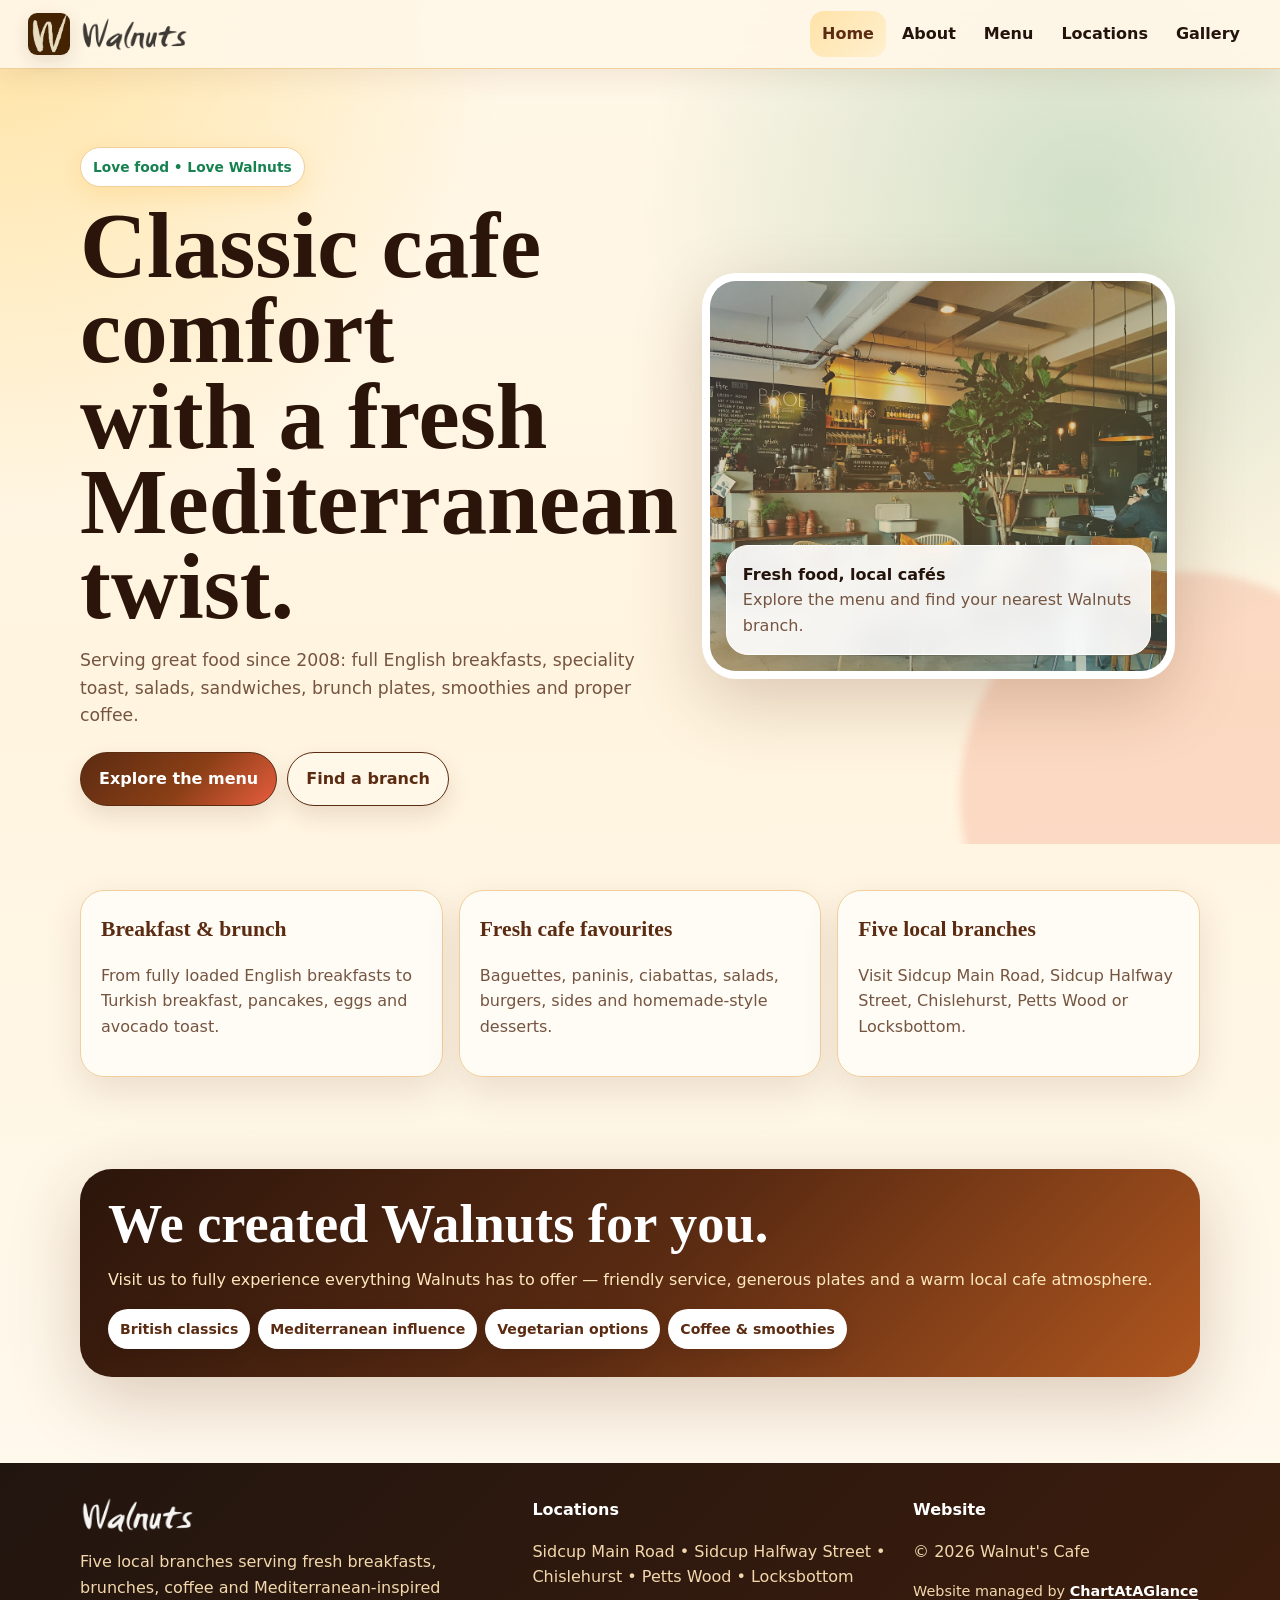
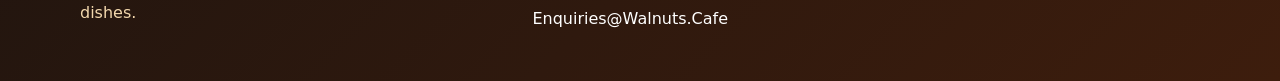
<file: index.html>
<!doctype html><html lang="en-GB"><head>
  <meta charset="utf-8">
  <meta name="viewport" content="width=device-width, initial-scale=1">
  <title>Walnuts Cafe | Breakfast, Brunch & Coffee in South East London</title>
  <meta name="description" content="Walnuts Cafe serves British cafe favourites with Mediterranean influence across Sidcup, Chislehurst, Petts Wood and Locksbottom. View menu, locations and opening times.">
  <meta name="robots" content="index, follow, max-image-preview:large">
  <link rel="canonical" href="https://walnutscafe.co.uk/">
  <meta property="og:locale" content="en_GB">
  <meta property="og:type" content="website">
  <meta property="og:site_name" content="Walnuts Cafe">
  <meta property="og:title" content="Walnuts Cafe | Breakfast, Brunch & Coffee in South East London">
  <meta property="og:description" content="Walnuts Cafe serves British cafe favourites with Mediterranean influence across Sidcup, Chislehurst, Petts Wood and Locksbottom. View menu, locations and opening times.">
  <meta property="og:url" content="https://walnutscafe.co.uk/">
  <meta property="og:image" content="https://walnutscafe.co.uk/assets/hero-cafe-brunch.jpg">
  <meta name="twitter:card" content="summary_large_image">
  <meta name="twitter:title" content="Walnuts Cafe | Breakfast, Brunch & Coffee in South East London">
  <meta name="twitter:description" content="Walnuts Cafe serves British cafe favourites with Mediterranean influence across Sidcup, Chislehurst, Petts Wood and Locksbottom. View menu, locations and opening times.">
  <meta name="twitter:image" content="https://walnutscafe.co.uk/assets/hero-cafe-brunch.jpg">
  <link rel="icon" href="/assets/walnuts-W.jpg">
  <link rel="apple-touch-icon" href="/assets/walnuts-W.jpg">
  <link rel="stylesheet" href="/styles.css">
  <script type="application/ld+json">{"@context":"https://schema.org","@type":"Organization","name":"Walnuts Cafe","url":"https://walnutscafe.co.uk/","logo":"https://walnutscafe.co.uk/assets/walnuts-logo.png","email":"Enquiries@Walnuts.Cafe","sameAs":["https://walnuts.cafe/"]}</script><script type="application/ld+json">{"@context":"https://schema.org","@type":"WebSite","name":"Walnuts Cafe","url":"https://walnutscafe.co.uk/","publisher":{"@type":"Organization","name":"Walnuts Cafe"}}</script><script type="application/ld+json">{"@context":"https://schema.org","@type":"Restaurant","name":"Walnuts Cafe","url":"https://walnutscafe.co.uk/","image":"https://walnutscafe.co.uk/assets/hero-cafe-brunch.jpg","logo":"https://walnutscafe.co.uk/assets/walnuts-logo.png","email":"Enquiries@Walnuts.Cafe","telephone":"020 8300 5577","priceRange":"££","servesCuisine":["British","Cafe","Mediterranean"],"areaServed":["Sidcup","Chislehurst","Petts Wood","Locksbottom"],"department":[{"@type":"Restaurant","name":"Walnuts Cafe Sidcup – Main Road","address":{"@type":"PostalAddress","streetAddress":"107 Main Road","addressLocality":"Sidcup","postalCode":"DA14 6ND","addressCountry":"GB"},"telephone":"020 8300 5577","openingHours":["Mo-Sa 08:00-21:00","Su 08:00-17:00"],"url":"https://walnutscafe.co.uk/locations.html#sidcup-main-road","servesCuisine":["British","Cafe","Mediterranean"],"priceRange":"££"},{"@type":"Restaurant","name":"Walnuts Cafe Sidcup – Halfway Street","address":{"@type":"PostalAddress","streetAddress":"188 Halfway Street","addressLocality":"Sidcup","postalCode":"DA15 8DJ","addressCountry":"GB"},"telephone":"020 3659 5750","openingHours":"Mo-Su 08:00-17:00","url":"https://walnutscafe.co.uk/locations.html#sidcup-halfway-street","servesCuisine":["British","Cafe","Mediterranean"],"priceRange":"££"},{"@type":"Restaurant","name":"Walnuts Cafe Chislehurst – Royal Parade","address":{"@type":"PostalAddress","streetAddress":"7 Royal Parade","addressLocality":"Chislehurst","postalCode":"BR7 6NR","addressCountry":"GB"},"telephone":"020 8295 1887","openingHours":["Mo-Sa 07:00-17:00","Su 08:00-16:00"],"url":"https://walnutscafe.co.uk/locations.html#chislehurst-royal-parade","servesCuisine":["British","Cafe","Mediterranean"],"priceRange":"££"},{"@type":"Restaurant","name":"Walnuts Cafe Petts Wood","address":{"@type":"PostalAddress","streetAddress":"182 Petts Wood Road","addressLocality":"Petts Wood, Orpington","postalCode":"BR5 1LG","addressCountry":"GB"},"telephone":"01689 874407","openingHours":"Mo-Su 08:00-17:00","url":"https://walnutscafe.co.uk/locations.html#petts-wood","servesCuisine":["British","Cafe","Mediterranean"],"priceRange":"££"},{"@type":"Restaurant","name":"Walnuts Cafe Locksbottom – Crofton Road","address":{"@type":"PostalAddress","streetAddress":"360 Crofton Road","addressLocality":"Locksbottom, Orpington","postalCode":"BR6 8NN","addressCountry":"GB"},"telephone":"01689 856222","openingHours":"Mo-Su 08:00-17:00","url":"https://walnutscafe.co.uk/locations.html#locksbottom-crofton-road","servesCuisine":["British","Cafe","Mediterranean"],"priceRange":"££"}]}</script>
</head><body><header class="topbar"><nav class="nav"><a class="brand brand-logo" href="/" aria-label="Walnuts Cafe home"><img class="logo-icon" src="/assets/walnuts-W.jpg" alt="Walnuts icon"><img class="logo-wordmark" src="/assets/walnuts-logo.png" alt="Walnuts Cafe"></a><button class="menu-toggle">Menu</button><div class="links"><a class="active" href="/">Home</a><a href="/about.html">About</a><a href="/menu.html">Menu</a><a href="/locations.html">Locations</a><a href="/gallery.html">Gallery</a></div></nav></header><main><section class="hero"><div class="wrap hero-grid"><div><span class="eyebrow">Love food • Love Walnuts</span><h1 class="h1">Classic cafe comfort with a fresh Mediterranean twist.</h1><p class="lead">Serving great food since 2008: full English breakfasts, speciality toast, salads, sandwiches, brunch plates, smoothies and proper coffee.</p><div class="actions"><a class="btn primary" href="/menu.html">Explore the menu</a><a class="btn ghost" href="/locations.html">Find a branch</a></div></div><div class="photo-card"><img class="hero-photo" src="/assets/hero-cafe-brunch.jpg" alt="Warm cafe table with fresh brunch dishes and coffee"><div class="float"><strong>Fresh food, local cafés</strong><br><span class="muted">Explore the menu and find your nearest Walnuts branch.</span></div></div></div></section><section class="section"><div class="wrap cards"><article class="card reveal"><h3>Breakfast & brunch</h3><p class="muted">From fully loaded English breakfasts to Turkish breakfast, pancakes, eggs and avocado toast.</p></article><article class="card reveal"><h3>Fresh cafe favourites</h3><p class="muted">Baguettes, paninis, ciabattas, salads, burgers, sides and homemade-style desserts.</p></article><article class="card reveal"><h3>Five local branches</h3><p class="muted">Visit Sidcup Main Road, Sidcup Halfway Street, Chislehurst, Petts Wood or Locksbottom.</p></article></div></section><section class="section"><div class="wrap"><div class="feature reveal"><h2>We created Walnuts for you.</h2><p class="muted">Visit us to fully experience everything Walnuts has to offer — friendly service, generous plates and a warm local cafe atmosphere.</p><div class="pill-row"><span class="pill">British classics</span><span class="pill">Mediterranean influence</span><span class="pill">Vegetarian options</span><span class="pill">Coffee & smoothies</span></div></div></div></section></main><footer class="footer"><div class="wrap footer-grid"><div><a class="footer-brand" href="/"><img src="/assets/walnuts-logo.png" alt="Walnuts Cafe"></a><p class="footer-text">Five local branches serving fresh breakfasts, brunches, coffee and Mediterranean-inspired dishes.</p></div><div><strong>Locations</strong><p class="muted">Sidcup Main Road • Sidcup Halfway Street • Chislehurst • Petts Wood • Locksbottom</p><p><a href="mailto:Enquiries@Walnuts.Cafe">Enquiries@Walnuts.Cafe</a></p></div><div><strong>Website</strong><p class="muted">© 2026 Walnut's Cafe</p><p class="footer-credit">Website managed by <a href="https://chartataglance.com" target="_blank" rel="noopener">ChartAtAGlance</a></p></div></div></footer><script src="/script.js"></script></body></html>
</file>
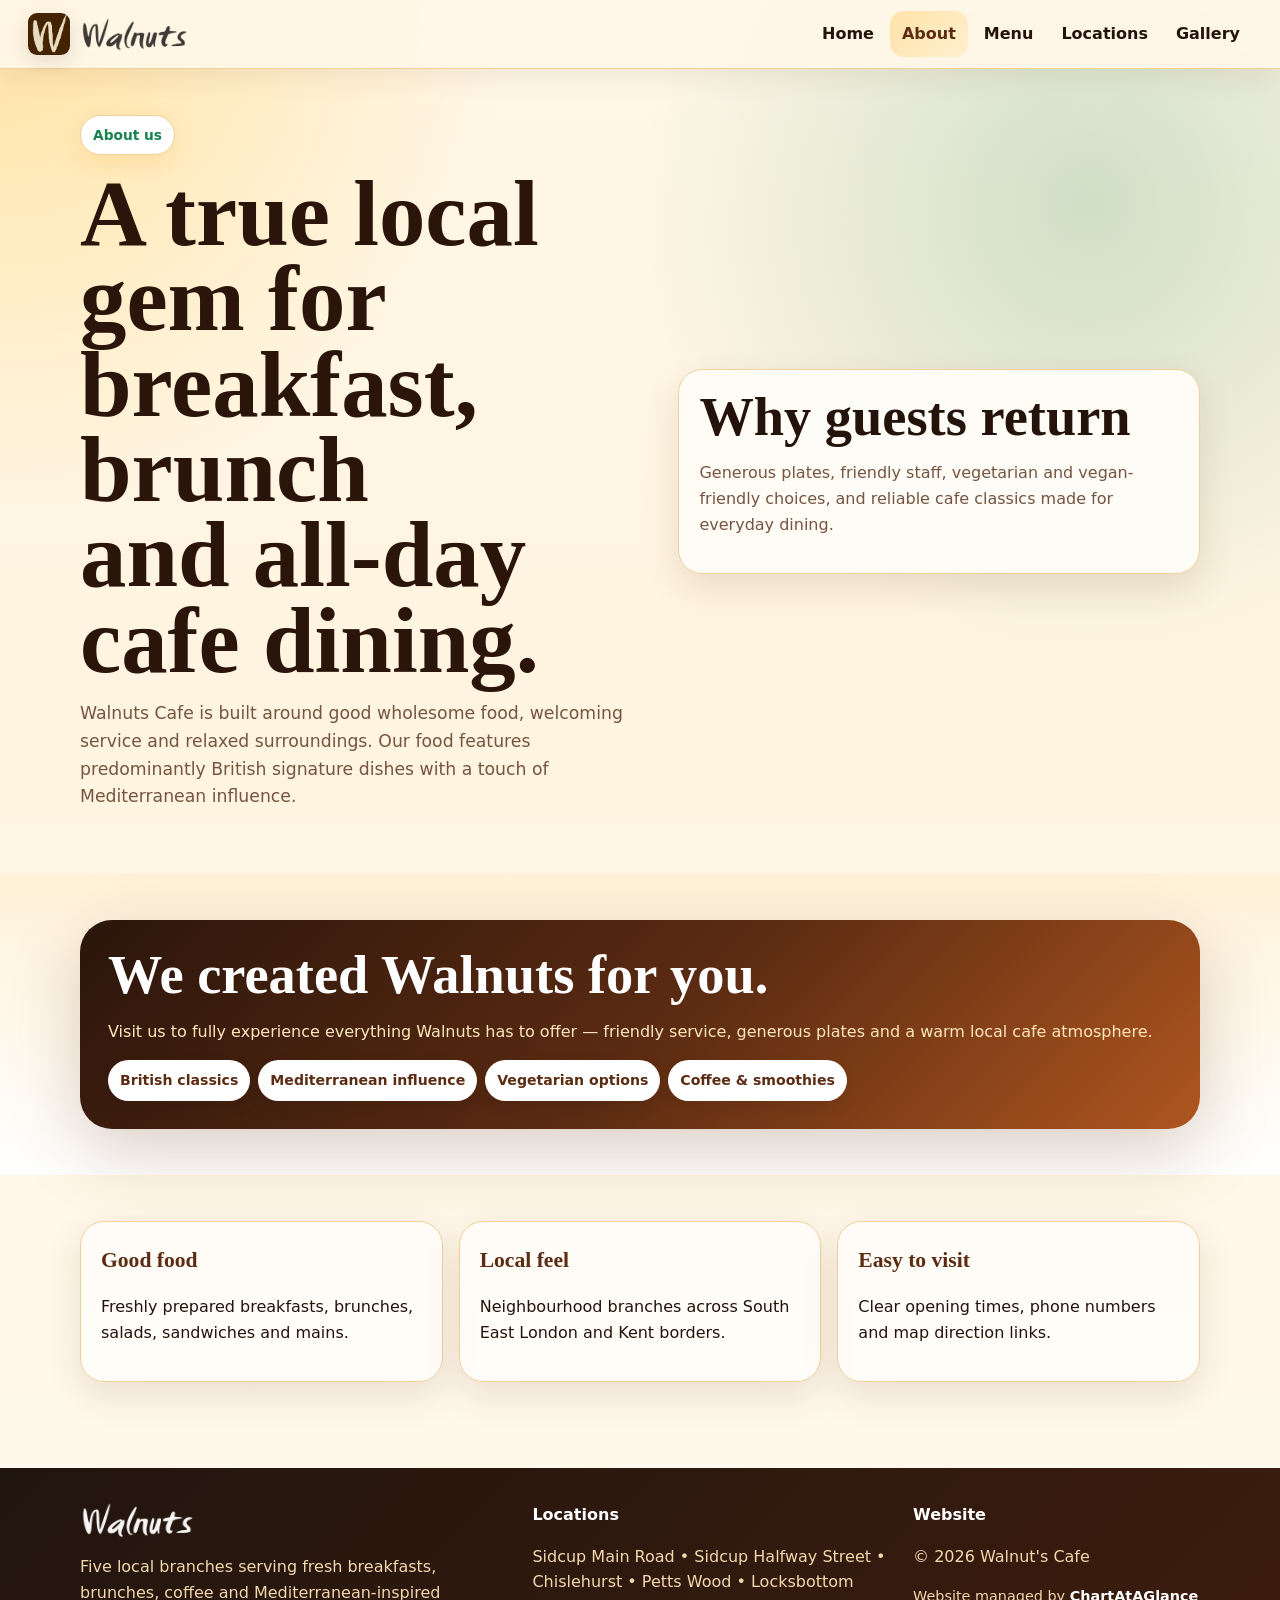
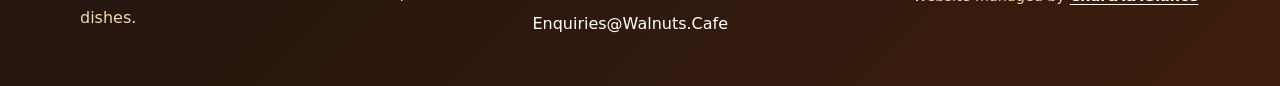
<file: about.html>
<!doctype html><html lang="en-GB"><head>
  <meta charset="utf-8">
  <meta name="viewport" content="width=device-width, initial-scale=1">
  <title>About Walnuts Cafe | Friendly Local Cafes Since 2008</title>
  <meta name="description" content="Learn about Walnuts Cafe, a friendly local cafe brand serving generous breakfasts, brunches, coffee and Mediterranean-inspired dishes across South East London and Kent.">
  <meta name="robots" content="index, follow, max-image-preview:large">
  <link rel="canonical" href="https://walnutscafe.co.uk/about.html">
  <meta property="og:locale" content="en_GB">
  <meta property="og:type" content="website">
  <meta property="og:site_name" content="Walnuts Cafe">
  <meta property="og:title" content="About Walnuts Cafe | Friendly Local Cafes Since 2008">
  <meta property="og:description" content="Learn about Walnuts Cafe, a friendly local cafe brand serving generous breakfasts, brunches, coffee and Mediterranean-inspired dishes across South East London and Kent.">
  <meta property="og:url" content="https://walnutscafe.co.uk/about.html">
  <meta property="og:image" content="https://walnutscafe.co.uk/assets/walnuts-logo.png">
  <meta name="twitter:card" content="summary_large_image">
  <meta name="twitter:title" content="About Walnuts Cafe | Friendly Local Cafes Since 2008">
  <meta name="twitter:description" content="Learn about Walnuts Cafe, a friendly local cafe brand serving generous breakfasts, brunches, coffee and Mediterranean-inspired dishes across South East London and Kent.">
  <meta name="twitter:image" content="https://walnutscafe.co.uk/assets/walnuts-logo.png">
  <link rel="icon" href="/assets/walnuts-W.jpg">
  <link rel="apple-touch-icon" href="/assets/walnuts-W.jpg">
  <link rel="stylesheet" href="/styles.css">
  <script type="application/ld+json">{"@context":"https://schema.org","@type":"Organization","name":"Walnuts Cafe","url":"https://walnutscafe.co.uk/","logo":"https://walnutscafe.co.uk/assets/walnuts-logo.png","email":"Enquiries@Walnuts.Cafe","sameAs":["https://walnuts.cafe/"]}</script>
</head><body><header class="topbar"><nav class="nav"><a class="brand brand-logo" href="/" aria-label="Walnuts Cafe home"><img class="logo-icon" src="/assets/walnuts-W.jpg" alt="Walnuts icon"><img class="logo-wordmark" src="/assets/walnuts-logo.png" alt="Walnuts Cafe"></a><button class="menu-toggle">Menu</button><div class="links"><a href="/">Home</a><a class="active" href="/about.html">About</a><a href="/menu.html">Menu</a><a href="/locations.html">Locations</a><a href="/gallery.html">Gallery</a></div></nav></header><main><section class="section"><div class="wrap split"><div><span class="eyebrow">About us</span><h1 class="h1">A true local gem for breakfast, brunch and all-day cafe dining.</h1><p class="lead">Walnuts Cafe is built around good wholesome food, welcoming service and relaxed surroundings. Our food features predominantly British signature dishes with a touch of Mediterranean influence.</p></div><div class="card reveal"><h2>Why guests return</h2><p class="muted">Generous plates, friendly staff, vegetarian and vegan-friendly choices, and reliable cafe classics made for everyday dining.</p></div></div></section><section class="section warm"><div class="wrap"><div class="feature reveal"><h2>We created Walnuts for you.</h2><p class="muted">Visit us to fully experience everything Walnuts has to offer — friendly service, generous plates and a warm local cafe atmosphere.</p><div class="pill-row"><span class="pill">British classics</span><span class="pill">Mediterranean influence</span><span class="pill">Vegetarian options</span><span class="pill">Coffee &amp; smoothies</span></div></div></div></section><section class="section"><div class="wrap cards"><article class="card reveal"><h3>Good food</h3><p>Freshly prepared breakfasts, brunches, salads, sandwiches and mains.</p></article><article class="card reveal"><h3>Local feel</h3><p>Neighbourhood branches across South East London and Kent borders.</p></article><article class="card reveal"><h3>Easy to visit</h3><p>Clear opening times, phone numbers and map direction links.</p></article></div></section></main><footer class="footer"><div class="wrap footer-grid"><div><a class="footer-brand" href="/"><img src="/assets/walnuts-logo.png" alt="Walnuts Cafe"></a><p class="footer-text">Five local branches serving fresh breakfasts, brunches, coffee and Mediterranean-inspired dishes.</p></div><div><strong>Locations</strong><p class="muted">Sidcup Main Road • Sidcup Halfway Street • Chislehurst • Petts Wood • Locksbottom</p><p><a href="mailto:Enquiries@Walnuts.Cafe">Enquiries@Walnuts.Cafe</a></p></div><div><strong>Website</strong><p class="muted">© 2026 Walnut's Cafe</p><p class="footer-credit">Website managed by <a href="https://chartataglance.com" target="_blank" rel="noopener">ChartAtAGlance</a></p></div></div></footer><script src="/script.js"></script></body></html>
</file>
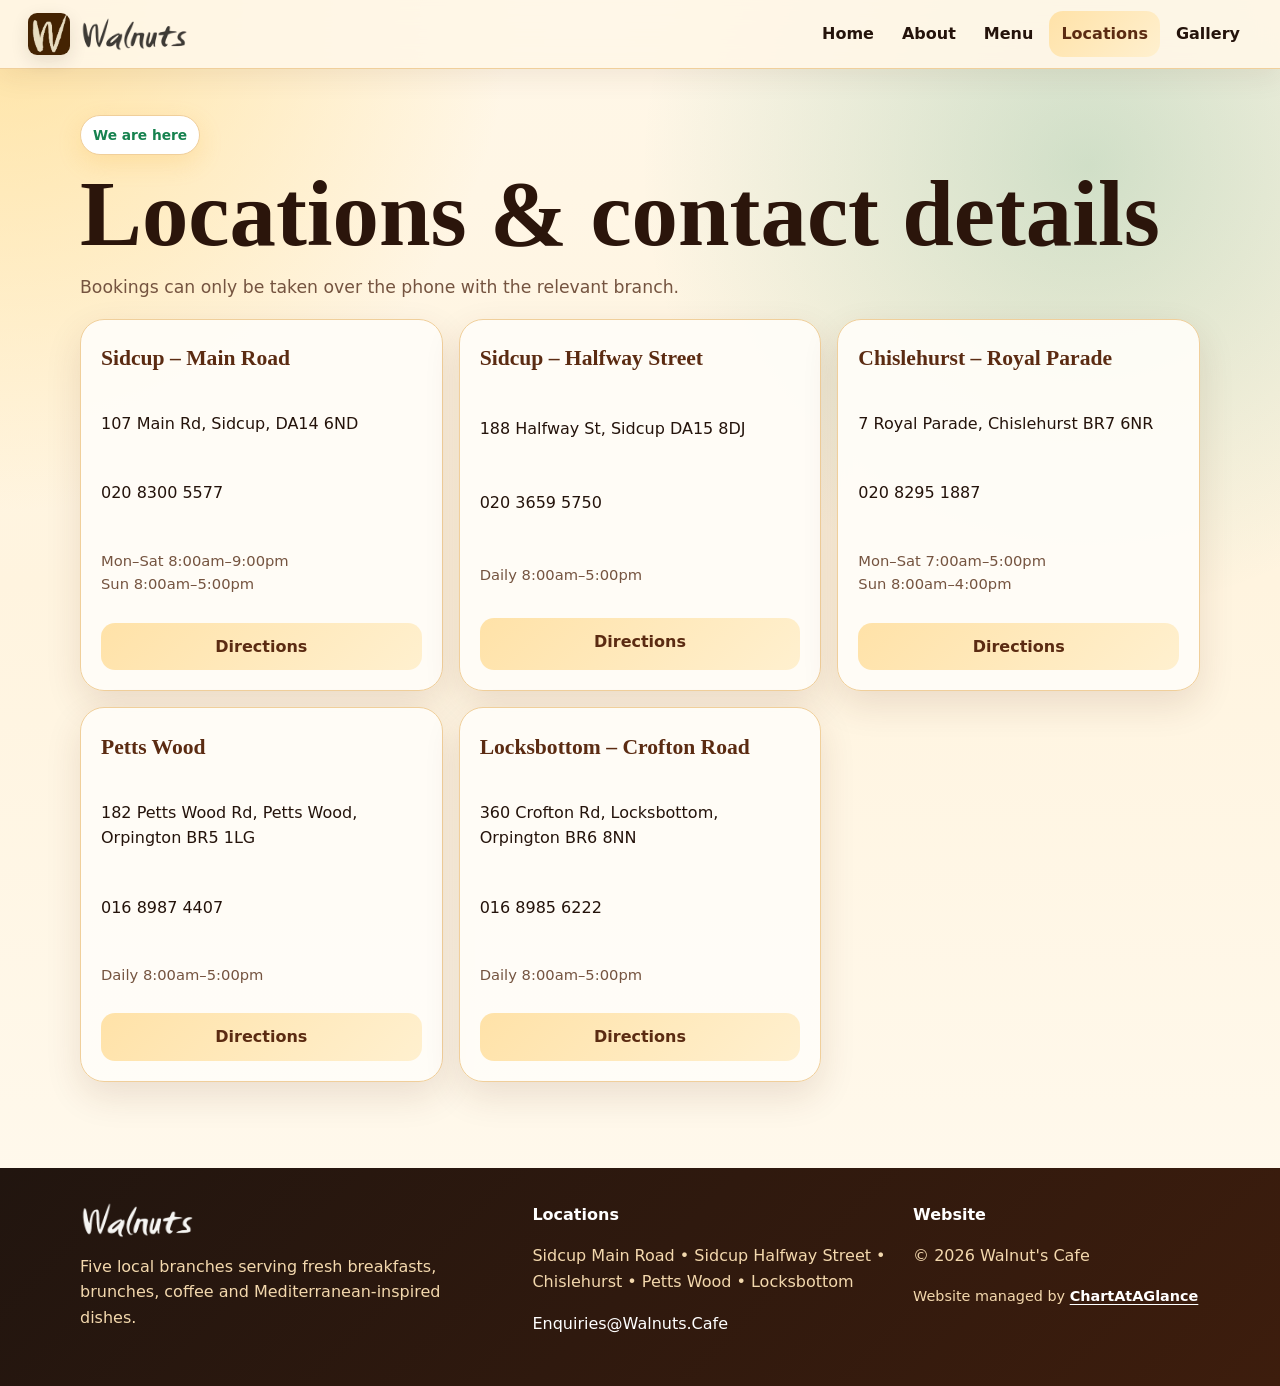
<file: locations.html>
<!doctype html><html lang="en-GB"><head>
  <meta charset="utf-8">
  <meta name="viewport" content="width=device-width, initial-scale=1">
  <title>Walnuts Cafe Locations | Sidcup, Chislehurst, Petts Wood & Locksbottom</title>
  <meta name="description" content="Find Walnuts Cafe branch addresses, phone numbers, opening hours and directions for Sidcup Main Road, Sidcup Halfway Street, Chislehurst, Petts Wood and Locksbottom.">
  <meta name="robots" content="index, follow, max-image-preview:large">
  <link rel="canonical" href="https://walnutscafe.co.uk/locations.html">
  <meta property="og:locale" content="en_GB">
  <meta property="og:type" content="website">
  <meta property="og:site_name" content="Walnuts Cafe">
  <meta property="og:title" content="Walnuts Cafe Locations | Sidcup, Chislehurst, Petts Wood & Locksbottom">
  <meta property="og:description" content="Find Walnuts Cafe branch addresses, phone numbers, opening hours and directions for Sidcup Main Road, Sidcup Halfway Street, Chislehurst, Petts Wood and Locksbottom.">
  <meta property="og:url" content="https://walnutscafe.co.uk/locations.html">
  <meta property="og:image" content="https://walnutscafe.co.uk/assets/walnuts-logo.png">
  <meta name="twitter:card" content="summary_large_image">
  <meta name="twitter:title" content="Walnuts Cafe Locations | Sidcup, Chislehurst, Petts Wood & Locksbottom">
  <meta name="twitter:description" content="Find Walnuts Cafe branch addresses, phone numbers, opening hours and directions for Sidcup Main Road, Sidcup Halfway Street, Chislehurst, Petts Wood and Locksbottom.">
  <meta name="twitter:image" content="https://walnutscafe.co.uk/assets/walnuts-logo.png">
  <link rel="icon" href="/assets/walnuts-W.jpg">
  <link rel="apple-touch-icon" href="/assets/walnuts-W.jpg">
  <link rel="stylesheet" href="/styles.css">
  <script type="application/ld+json">{"@context":"https://schema.org","@type":"ItemList","name":"Walnuts Cafe branch locations","itemListElement":[{"@type":"ListItem","position":1,"item":{"@type":"Restaurant","name":"Walnuts Cafe Sidcup – Main Road","address":{"@type":"PostalAddress","streetAddress":"107 Main Road","addressLocality":"Sidcup","postalCode":"DA14 6ND","addressCountry":"GB"},"telephone":"020 8300 5577","openingHours":["Mo-Sa 08:00-21:00","Su 08:00-17:00"],"url":"https://walnutscafe.co.uk/locations.html#sidcup-main-road","servesCuisine":["British","Cafe","Mediterranean"],"priceRange":"££"}},{"@type":"ListItem","position":2,"item":{"@type":"Restaurant","name":"Walnuts Cafe Sidcup – Halfway Street","address":{"@type":"PostalAddress","streetAddress":"188 Halfway Street","addressLocality":"Sidcup","postalCode":"DA15 8DJ","addressCountry":"GB"},"telephone":"020 3659 5750","openingHours":"Mo-Su 08:00-17:00","url":"https://walnutscafe.co.uk/locations.html#sidcup-halfway-street","servesCuisine":["British","Cafe","Mediterranean"],"priceRange":"££"}},{"@type":"ListItem","position":3,"item":{"@type":"Restaurant","name":"Walnuts Cafe Chislehurst – Royal Parade","address":{"@type":"PostalAddress","streetAddress":"7 Royal Parade","addressLocality":"Chislehurst","postalCode":"BR7 6NR","addressCountry":"GB"},"telephone":"020 8295 1887","openingHours":["Mo-Sa 07:00-17:00","Su 08:00-16:00"],"url":"https://walnutscafe.co.uk/locations.html#chislehurst-royal-parade","servesCuisine":["British","Cafe","Mediterranean"],"priceRange":"££"}},{"@type":"ListItem","position":4,"item":{"@type":"Restaurant","name":"Walnuts Cafe Petts Wood","address":{"@type":"PostalAddress","streetAddress":"182 Petts Wood Road","addressLocality":"Petts Wood, Orpington","postalCode":"BR5 1LG","addressCountry":"GB"},"telephone":"01689 874407","openingHours":"Mo-Su 08:00-17:00","url":"https://walnutscafe.co.uk/locations.html#petts-wood","servesCuisine":["British","Cafe","Mediterranean"],"priceRange":"££"}},{"@type":"ListItem","position":5,"item":{"@type":"Restaurant","name":"Walnuts Cafe Locksbottom – Crofton Road","address":{"@type":"PostalAddress","streetAddress":"360 Crofton Road","addressLocality":"Locksbottom, Orpington","postalCode":"BR6 8NN","addressCountry":"GB"},"telephone":"01689 856222","openingHours":"Mo-Su 08:00-17:00","url":"https://walnutscafe.co.uk/locations.html#locksbottom-crofton-road","servesCuisine":["British","Cafe","Mediterranean"],"priceRange":"££"}}]}</script><script type="application/ld+json">{"@context":"https://schema.org","@type":"Restaurant","name":"Walnuts Cafe","url":"https://walnutscafe.co.uk/","image":"https://walnutscafe.co.uk/assets/walnuts-logo.png","logo":"https://walnutscafe.co.uk/assets/walnuts-logo.png","email":"Enquiries@Walnuts.Cafe","telephone":"020 8300 5577","priceRange":"££","servesCuisine":["British","Cafe","Mediterranean"],"areaServed":["Sidcup","Chislehurst","Petts Wood","Locksbottom"],"department":[{"@type":"Restaurant","name":"Walnuts Cafe Sidcup – Main Road","address":{"@type":"PostalAddress","streetAddress":"107 Main Road","addressLocality":"Sidcup","postalCode":"DA14 6ND","addressCountry":"GB"},"telephone":"020 8300 5577","openingHours":["Mo-Sa 08:00-21:00","Su 08:00-17:00"],"url":"https://walnutscafe.co.uk/locations.html#sidcup-main-road","servesCuisine":["British","Cafe","Mediterranean"],"priceRange":"££"},{"@type":"Restaurant","name":"Walnuts Cafe Sidcup – Halfway Street","address":{"@type":"PostalAddress","streetAddress":"188 Halfway Street","addressLocality":"Sidcup","postalCode":"DA15 8DJ","addressCountry":"GB"},"telephone":"020 3659 5750","openingHours":"Mo-Su 08:00-17:00","url":"https://walnutscafe.co.uk/locations.html#sidcup-halfway-street","servesCuisine":["British","Cafe","Mediterranean"],"priceRange":"££"},{"@type":"Restaurant","name":"Walnuts Cafe Chislehurst – Royal Parade","address":{"@type":"PostalAddress","streetAddress":"7 Royal Parade","addressLocality":"Chislehurst","postalCode":"BR7 6NR","addressCountry":"GB"},"telephone":"020 8295 1887","openingHours":["Mo-Sa 07:00-17:00","Su 08:00-16:00"],"url":"https://walnutscafe.co.uk/locations.html#chislehurst-royal-parade","servesCuisine":["British","Cafe","Mediterranean"],"priceRange":"££"},{"@type":"Restaurant","name":"Walnuts Cafe Petts Wood","address":{"@type":"PostalAddress","streetAddress":"182 Petts Wood Road","addressLocality":"Petts Wood, Orpington","postalCode":"BR5 1LG","addressCountry":"GB"},"telephone":"01689 874407","openingHours":"Mo-Su 08:00-17:00","url":"https://walnutscafe.co.uk/locations.html#petts-wood","servesCuisine":["British","Cafe","Mediterranean"],"priceRange":"££"},{"@type":"Restaurant","name":"Walnuts Cafe Locksbottom – Crofton Road","address":{"@type":"PostalAddress","streetAddress":"360 Crofton Road","addressLocality":"Locksbottom, Orpington","postalCode":"BR6 8NN","addressCountry":"GB"},"telephone":"01689 856222","openingHours":"Mo-Su 08:00-17:00","url":"https://walnutscafe.co.uk/locations.html#locksbottom-crofton-road","servesCuisine":["British","Cafe","Mediterranean"],"priceRange":"££"}]}</script>
</head><body><header class="topbar"><nav class="nav"><a class="brand brand-logo" href="/" aria-label="Walnuts Cafe home"><img class="logo-icon" src="/assets/walnuts-W.jpg" alt="Walnuts icon"><img class="logo-wordmark" src="/assets/walnuts-logo.png" alt="Walnuts Cafe"></a><button class="menu-toggle">Menu</button><div class="links"><a href="/">Home</a><a href="/about.html">About</a><a href="/menu.html">Menu</a><a class="active" href="/locations.html">Locations</a><a href="/gallery.html">Gallery</a></div></nav></header><main><section class="section"><div class="wrap"><span class="eyebrow">We are here</span><h1 class="h1">Locations & contact details</h1><p class="lead">Bookings can only be taken over the phone with the relevant branch.</p><div class="cards locations">
<article class="card location-card" id="sidcup-main-road"><h3>Sidcup – Main Road</h3><p>107 Main Rd, Sidcup, DA14 6ND</p><p><a href="tel:02083005577">020 8300 5577</a></p><p class="hours">Mon–Sat 8:00am–9:00pm<br>Sun 8:00am–5:00pm</p><div class="quick-actions single"><a class="mini-btn" href="https://www.google.com/maps/search/?api=1&query=107+Main+Rd+Sidcup+DA14+6ND">Directions</a></div></article>
<article class="card location-card" id="sidcup-halfway-street"><h3>Sidcup – Halfway Street</h3><p>188 Halfway St, Sidcup DA15 8DJ</p><p><a href="tel:02036595750">020 3659 5750</a></p><p class="hours">Daily 8:00am–5:00pm</p><div class="quick-actions single"><a class="mini-btn" href="https://www.google.com/maps/search/?api=1&query=188+Halfway+St+Sidcup+DA15+8DJ">Directions</a></div></article>
<article class="card location-card" id="chislehurst-royal-parade"><h3>Chislehurst – Royal Parade</h3><p>7 Royal Parade, Chislehurst BR7 6NR</p><p><a href="tel:02082951887">020 8295 1887</a></p><p class="hours">Mon–Sat 7:00am–5:00pm<br>Sun 8:00am–4:00pm</p><div class="quick-actions single"><a class="mini-btn" href="https://www.google.com/maps/search/?api=1&query=7+Royal+Parade+Chislehurst+BR7+6NR">Directions</a></div></article>
<article class="card location-card" id="petts-wood"><h3>Petts Wood</h3><p>182 Petts Wood Rd, Petts Wood, Orpington BR5 1LG</p><p><a href="tel:01689874407">016 8987 4407</a></p><p class="hours">Daily 8:00am–5:00pm</p><div class="quick-actions single"><a class="mini-btn" href="https://www.google.com/maps/search/?api=1&query=182+Petts+Wood+Rd+Orpington+BR5+1LG">Directions</a></div></article>
<article class="card location-card" id="locksbottom-crofton-road"><h3>Locksbottom – Crofton Road</h3><p>360 Crofton Rd, Locksbottom, Orpington BR6 8NN</p><p><a href="tel:01689856222">016 8985 6222</a></p><p class="hours">Daily 8:00am–5:00pm</p><div class="quick-actions single"><a class="mini-btn" href="https://www.google.com/maps/search/?api=1&query=360+Crofton+Rd+Locksbottom+Orpington+BR6+8NN">Directions</a></div></article>
</div></div></section></main><footer class="footer"><div class="wrap footer-grid"><div><a class="footer-brand" href="/"><img src="/assets/walnuts-logo.png" alt="Walnuts Cafe"></a><p class="footer-text">Five local branches serving fresh breakfasts, brunches, coffee and Mediterranean-inspired dishes.</p></div><div><strong>Locations</strong><p class="muted">Sidcup Main Road • Sidcup Halfway Street • Chislehurst • Petts Wood • Locksbottom</p><p><a href="mailto:Enquiries@Walnuts.Cafe">Enquiries@Walnuts.Cafe</a></p></div><div><strong>Website</strong><p class="muted">© 2026 Walnut's Cafe</p><p class="footer-credit">Website managed by <a href="https://chartataglance.com" target="_blank" rel="noopener">ChartAtAGlance</a></p></div></div></footer><script src="/script.js"></script></body></html>
</file>
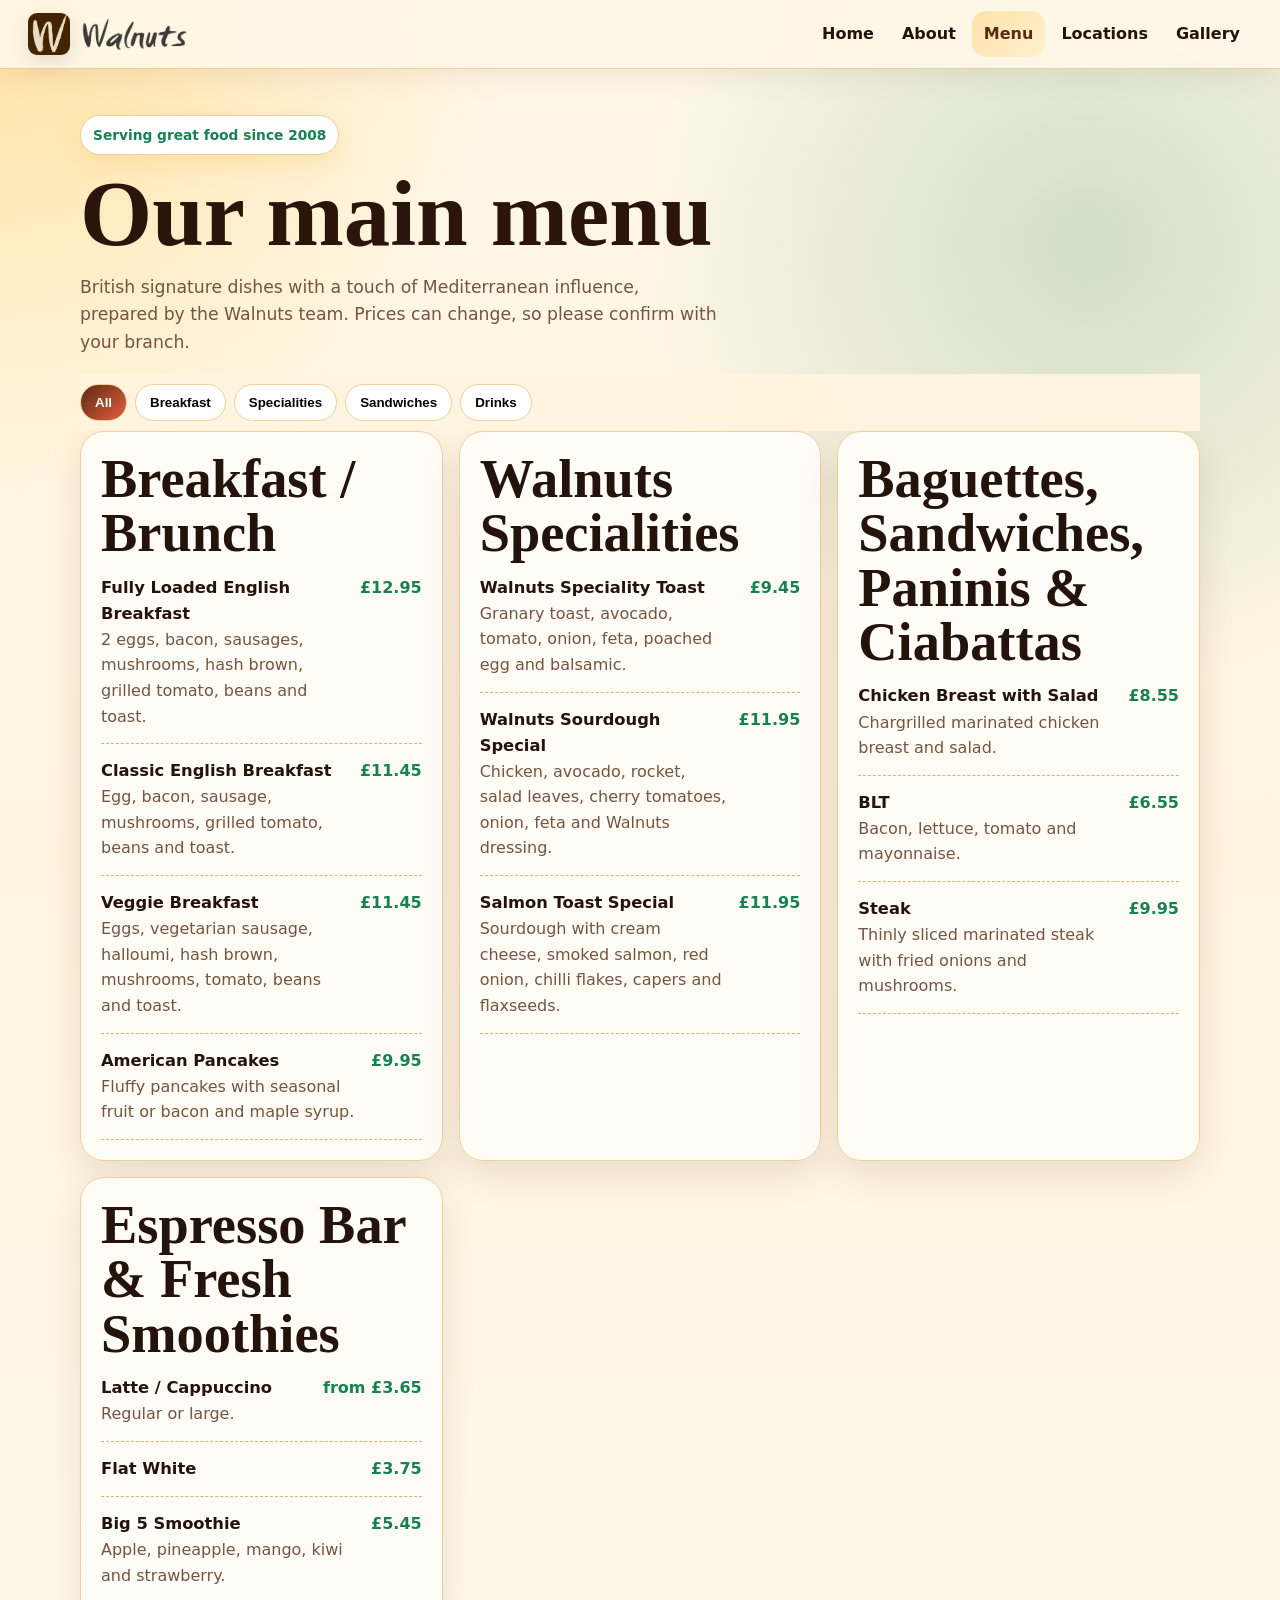
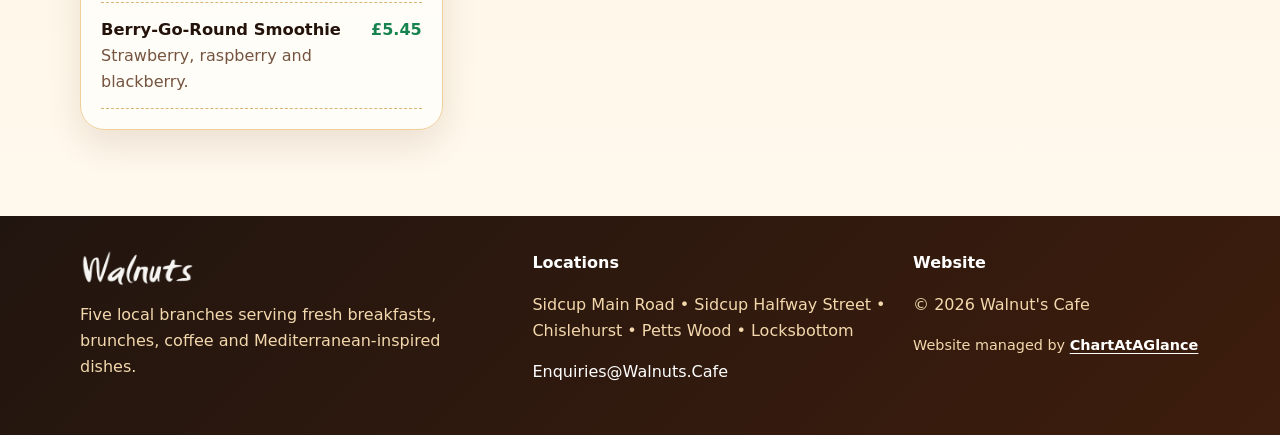
<file: menu.html>
<!doctype html><html lang="en-GB"><head>
  <meta charset="utf-8">
  <meta name="viewport" content="width=device-width, initial-scale=1">
  <title>Walnuts Cafe Menu | Breakfast, Brunch, Coffee & Mediterranean Favourites</title>
  <meta name="description" content="Explore the Walnuts Cafe menu including full English breakfasts, brunch, speciality toast, salads, sandwiches, paninis, burgers, coffee and smoothies.">
  <meta name="robots" content="index, follow, max-image-preview:large">
  <link rel="canonical" href="https://walnutscafe.co.uk/menu.html">
  <meta property="og:locale" content="en_GB">
  <meta property="og:type" content="website">
  <meta property="og:site_name" content="Walnuts Cafe">
  <meta property="og:title" content="Walnuts Cafe Menu | Breakfast, Brunch, Coffee & Mediterranean Favourites">
  <meta property="og:description" content="Explore the Walnuts Cafe menu including full English breakfasts, brunch, speciality toast, salads, sandwiches, paninis, burgers, coffee and smoothies.">
  <meta property="og:url" content="https://walnutscafe.co.uk/menu.html">
  <meta property="og:image" content="https://walnutscafe.co.uk/assets/walnuts-logo.png">
  <meta name="twitter:card" content="summary_large_image">
  <meta name="twitter:title" content="Walnuts Cafe Menu | Breakfast, Brunch, Coffee & Mediterranean Favourites">
  <meta name="twitter:description" content="Explore the Walnuts Cafe menu including full English breakfasts, brunch, speciality toast, salads, sandwiches, paninis, burgers, coffee and smoothies.">
  <meta name="twitter:image" content="https://walnutscafe.co.uk/assets/walnuts-logo.png">
  <link rel="icon" href="/assets/walnuts-W.jpg">
  <link rel="apple-touch-icon" href="/assets/walnuts-W.jpg">
  <link rel="stylesheet" href="/styles.css">
  <script type="application/ld+json">{"@context":"https://schema.org","@type":"Menu","name":"Walnuts Cafe Menu","url":"https://walnutscafe.co.uk/menu.html","hasMenuSection":[{"@type":"MenuSection","name":"Breakfast and brunch"},{"@type":"MenuSection","name":"Speciality toast"},{"@type":"MenuSection","name":"Salads"},{"@type":"MenuSection","name":"Sandwiches, baguettes and paninis"},{"@type":"MenuSection","name":"Burgers and mains"},{"@type":"MenuSection","name":"Coffee, smoothies and drinks"}]}</script><script type="application/ld+json">{"@context":"https://schema.org","@type":"Restaurant","name":"Walnuts Cafe","url":"https://walnutscafe.co.uk/","image":"https://walnutscafe.co.uk/assets/walnuts-logo.png","logo":"https://walnutscafe.co.uk/assets/walnuts-logo.png","email":"Enquiries@Walnuts.Cafe","telephone":"020 8300 5577","priceRange":"££","servesCuisine":["British","Cafe","Mediterranean"],"areaServed":["Sidcup","Chislehurst","Petts Wood","Locksbottom"],"department":[{"@type":"Restaurant","name":"Walnuts Cafe Sidcup – Main Road","address":{"@type":"PostalAddress","streetAddress":"107 Main Road","addressLocality":"Sidcup","postalCode":"DA14 6ND","addressCountry":"GB"},"telephone":"020 8300 5577","openingHours":["Mo-Sa 08:00-21:00","Su 08:00-17:00"],"url":"https://walnutscafe.co.uk/locations.html#sidcup-main-road","servesCuisine":["British","Cafe","Mediterranean"],"priceRange":"££"},{"@type":"Restaurant","name":"Walnuts Cafe Sidcup – Halfway Street","address":{"@type":"PostalAddress","streetAddress":"188 Halfway Street","addressLocality":"Sidcup","postalCode":"DA15 8DJ","addressCountry":"GB"},"telephone":"020 3659 5750","openingHours":"Mo-Su 08:00-17:00","url":"https://walnutscafe.co.uk/locations.html#sidcup-halfway-street","servesCuisine":["British","Cafe","Mediterranean"],"priceRange":"££"},{"@type":"Restaurant","name":"Walnuts Cafe Chislehurst – Royal Parade","address":{"@type":"PostalAddress","streetAddress":"7 Royal Parade","addressLocality":"Chislehurst","postalCode":"BR7 6NR","addressCountry":"GB"},"telephone":"020 8295 1887","openingHours":["Mo-Sa 07:00-17:00","Su 08:00-16:00"],"url":"https://walnutscafe.co.uk/locations.html#chislehurst-royal-parade","servesCuisine":["British","Cafe","Mediterranean"],"priceRange":"££"},{"@type":"Restaurant","name":"Walnuts Cafe Petts Wood","address":{"@type":"PostalAddress","streetAddress":"182 Petts Wood Road","addressLocality":"Petts Wood, Orpington","postalCode":"BR5 1LG","addressCountry":"GB"},"telephone":"01689 874407","openingHours":"Mo-Su 08:00-17:00","url":"https://walnutscafe.co.uk/locations.html#petts-wood","servesCuisine":["British","Cafe","Mediterranean"],"priceRange":"££"},{"@type":"Restaurant","name":"Walnuts Cafe Locksbottom – Crofton Road","address":{"@type":"PostalAddress","streetAddress":"360 Crofton Road","addressLocality":"Locksbottom, Orpington","postalCode":"BR6 8NN","addressCountry":"GB"},"telephone":"01689 856222","openingHours":"Mo-Su 08:00-17:00","url":"https://walnutscafe.co.uk/locations.html#locksbottom-crofton-road","servesCuisine":["British","Cafe","Mediterranean"],"priceRange":"££"}]}</script>
</head><body><header class="topbar"><nav class="nav"><a class="brand brand-logo" href="/" aria-label="Walnuts Cafe home"><img class="logo-icon" src="/assets/walnuts-W.jpg" alt="Walnuts icon"><img class="logo-wordmark" src="/assets/walnuts-logo.png" alt="Walnuts Cafe"></a><button class="menu-toggle">Menu</button><div class="links"><a href="/">Home</a><a href="/about.html">About</a><a class="active" href="/menu.html">Menu</a><a href="/locations.html">Locations</a><a href="/gallery.html">Gallery</a></div></nav></header><main><section class="section"><div class="wrap"><span class="eyebrow">Serving great food since 2008</span><h1 class="h1">Our main menu</h1><p class="lead">British signature dishes with a touch of Mediterranean influence, prepared by the Walnuts team. Prices can change, so please confirm with your branch.</p><div class="menu-tabs"><button class="tab active" data-tab="all">All</button><button class="tab" data-tab="breakfast">Breakfast</button><button class="tab" data-tab="specials">Specialities</button><button class="tab" data-tab="sandwiches">Sandwiches</button><button class="tab" data-tab="drinks">Drinks</button></div><div class="cards"><section class="card" data-menu="breakfast"><h2>Breakfast / Brunch</h2><div class="menu-list"><div class="dish"><div><strong>Fully Loaded English Breakfast</strong><br><span class="muted">2 eggs, bacon, sausages, mushrooms, hash brown, grilled tomato, beans and toast.</span></div><span class="price">£12.95</span></div><div class="dish"><div><strong>Classic English Breakfast</strong><br><span class="muted">Egg, bacon, sausage, mushrooms, grilled tomato, beans and toast.</span></div><span class="price">£11.45</span></div><div class="dish"><div><strong>Veggie Breakfast</strong><br><span class="muted">Eggs, vegetarian sausage, halloumi, hash brown, mushrooms, tomato, beans and toast.</span></div><span class="price">£11.45</span></div><div class="dish"><div><strong>American Pancakes</strong><br><span class="muted">Fluffy pancakes with seasonal fruit or bacon and maple syrup.</span></div><span class="price">£9.95</span></div></div></section><section class="card" data-menu="specials"><h2>Walnuts Specialities</h2><div class="menu-list"><div class="dish"><div><strong>Walnuts Speciality Toast</strong><br><span class="muted">Granary toast, avocado, tomato, onion, feta, poached egg and balsamic.</span></div><span class="price">£9.45</span></div><div class="dish"><div><strong>Walnuts Sourdough Special</strong><br><span class="muted">Chicken, avocado, rocket, salad leaves, cherry tomatoes, onion, feta and Walnuts dressing.</span></div><span class="price">£11.95</span></div><div class="dish"><div><strong>Salmon Toast Special</strong><br><span class="muted">Sourdough with cream cheese, smoked salmon, red onion, chilli flakes, capers and flaxseeds.</span></div><span class="price">£11.95</span></div></div></section><section class="card" data-menu="sandwiches"><h2>Baguettes, Sandwiches, Paninis & Ciabattas</h2><div class="menu-list"><div class="dish"><div><strong>Chicken Breast with Salad</strong><br><span class="muted">Chargrilled marinated chicken breast and salad.</span></div><span class="price">£8.55</span></div><div class="dish"><div><strong>BLT</strong><br><span class="muted">Bacon, lettuce, tomato and mayonnaise.</span></div><span class="price">£6.55</span></div><div class="dish"><div><strong>Steak</strong><br><span class="muted">Thinly sliced marinated steak with fried onions and mushrooms.</span></div><span class="price">£9.95</span></div></div></section><section class="card" data-menu="drinks"><h2>Espresso Bar & Fresh Smoothies</h2><div class="menu-list"><div class="dish"><div><strong>Latte / Cappuccino</strong><br><span class="muted">Regular or large.</span></div><span class="price">from £3.65</span></div><div class="dish"><div><strong>Flat White</strong></div><span class="price">£3.75</span></div><div class="dish"><div><strong>Big 5 Smoothie</strong><br><span class="muted">Apple, pineapple, mango, kiwi and strawberry.</span></div><span class="price">£5.45</span></div><div class="dish"><div><strong>Berry-Go-Round Smoothie</strong><br><span class="muted">Strawberry, raspberry and blackberry.</span></div><span class="price">£5.45</span></div></div></section></div></div></section></main><footer class="footer"><div class="wrap footer-grid"><div><a class="footer-brand" href="/"><img src="/assets/walnuts-logo.png" alt="Walnuts Cafe"></a><p class="footer-text">Five local branches serving fresh breakfasts, brunches, coffee and Mediterranean-inspired dishes.</p></div><div><strong>Locations</strong><p class="muted">Sidcup Main Road • Sidcup Halfway Street • Chislehurst • Petts Wood • Locksbottom</p><p><a href="mailto:Enquiries@Walnuts.Cafe">Enquiries@Walnuts.Cafe</a></p></div><div><strong>Website</strong><p class="muted">© 2026 Walnut's Cafe</p><p class="footer-credit">Website managed by <a href="https://chartataglance.com" target="_blank" rel="noopener">ChartAtAGlance</a></p></div></div></footer><script src="/script.js"></script></body></html>
</file>
<file: styles.css>
:root{
  --ink:#24130b;
  --muted:#755440;
  --cream:#fff4df;
  --paper:#fffdf8;
  --gold:#f2a51a;
  --gold-2:#ffd36a;
  --coffee:#5b2b12;
  --coffee-dark:#2b150b;
  --leaf:#16824f;
  --mint:#dff8df;
  --coral:#e85d3f;
  --line:#f0cf9b;
  --shadow:0 22px 70px rgba(91,43,18,.22);
  --radius:24px;
}
*{box-sizing:border-box}
html{scroll-behavior:smooth}
body{
  margin:0;
  font-family:Inter,system-ui,-apple-system,Segoe UI,Roboto,Arial,sans-serif;
  background:
    radial-gradient(circle at top left,rgba(255,211,106,.55),transparent 32rem),
    radial-gradient(circle at 85% 12%,rgba(22,130,79,.20),transparent 28rem),
    linear-gradient(180deg,#fff7e8 0%,var(--cream) 42%,#fffaf0 100%);
  color:var(--ink);
  line-height:1.6;
}
img{max-width:100%;display:block}
a{color:inherit;text-decoration:none}
.topbar{position:sticky;top:0;z-index:50;background:rgba(255,247,232,.92);backdrop-filter:blur(14px);border-bottom:1px solid var(--line);box-shadow:0 8px 28px rgba(91,43,18,.08)}
.nav{min-height:68px;display:flex;align-items:center;justify-content:space-between;padding:0 18px}
.brand{font-family:Georgia,serif;font-size:1.35rem;font-weight:800;letter-spacing:.02em}.brand span{color:var(--gold)}.brand-logo{display:flex;align-items:center;gap:10px}.logo-icon{width:42px;height:42px;border-radius:9px;object-fit:cover;box-shadow:0 6px 18px rgba(52,31,18,.12)}.logo-wordmark{height:30px;width:auto;max-width:152px;object-fit:contain}
.menu-toggle{border:0;background:linear-gradient(135deg,var(--coffee),var(--coral));color:white;border-radius:999px;padding:11px 14px;font-weight:800}.links{display:none;position:absolute;left:12px;right:12px;top:74px;background:var(--paper);border:1px solid var(--line);box-shadow:var(--shadow);border-radius:20px;padding:14px}.links.open{display:grid;gap:10px}.links a{padding:12px;border-radius:14px;font-weight:750}.links a:hover,.links a.active{background:linear-gradient(135deg,#ffe2a8,#fff0cf);color:var(--coffee)}
.wrap{width:min(1120px,calc(100% - 32px));margin:auto}
.hero{position:relative;overflow:hidden;padding:44px 0 22px}.hero::before{content:"";position:absolute;inset:auto -8rem -11rem auto;width:28rem;height:28rem;background:rgba(232,93,63,.18);border-radius:50%;filter:blur(4px)}.hero-grid{display:grid;gap:24px;position:relative}.eyebrow{display:inline-flex;gap:8px;align-items:center;background:#fff;border:1px solid var(--line);border-radius:999px;padding:8px 12px;color:var(--leaf);font-weight:900;font-size:.86rem;box-shadow:0 8px 24px rgba(242,165,26,.18)}.h1{font-family:Georgia,serif;font-size:clamp(2.45rem,12vw,5.8rem);line-height:.92;margin:16px 0;color:var(--coffee-dark);text-wrap:balance}.lead{font-size:1.08rem;color:var(--muted);max-width:58ch}.actions{display:flex;flex-wrap:wrap;gap:10px;margin-top:22px}.btn{display:inline-flex;justify-content:center;align-items:center;min-height:48px;padding:13px 18px;border-radius:999px;font-weight:900;border:1px solid var(--coffee);box-shadow:0 10px 22px rgba(91,43,18,.12)}.btn.primary{background:linear-gradient(135deg,var(--coffee),#8b3f16 55%,var(--coral));color:#fff}.btn.ghost{background:#fff7e8;color:var(--coffee)}
.photo-card{min-height:390px;border-radius:34px;box-shadow:var(--shadow);position:relative;overflow:hidden;border:8px solid rgba(255,255,255,.62);background:#fff}.photo-card::after{content:"";position:absolute;inset:0;background:linear-gradient(135deg,rgba(91,43,18,.08),rgba(242,165,26,.24) 48%,rgba(22,130,79,.18));pointer-events:none}.hero-photo{width:100%;height:100%;min-height:390px;object-fit:cover;filter:saturate(1.22) contrast(1.04)}.float{position:absolute;z-index:2;left:16px;right:16px;bottom:16px;background:rgba(255,255,255,.9);backdrop-filter:blur(10px);border-radius:22px;padding:16px;border:1px solid #fff;box-shadow:0 10px 30px rgba(36,19,11,.14)}
.section{padding:46px 0}.section h2{font-family:Georgia,serif;font-size:clamp(2rem,8vw,3.4rem);line-height:1;margin:0 0 14px}.muted{color:var(--muted)}.cards{display:grid;gap:16px}.card{background:rgba(255,253,248,.94);border:1px solid var(--line);border-radius:var(--radius);padding:20px;box-shadow:0 14px 36px rgba(91,43,18,.12)}.card h3{margin:.1rem 0 .45rem;font-family:Georgia,serif;font-size:1.35rem;color:var(--coffee)}.pill-row{display:flex;flex-wrap:wrap;gap:8px}.pill{padding:8px 11px;border:1px solid rgba(255,255,255,.45);border-radius:999px;background:#fff;color:var(--coffee);font-weight:800;font-size:.88rem;box-shadow:0 6px 16px rgba(0,0,0,.08)}.split{display:grid;gap:22px}.feature{background:linear-gradient(135deg,var(--coffee-dark),var(--coffee) 52%,#af561f);color:#fff;border-radius:32px;padding:28px;box-shadow:var(--shadow)}.feature .muted{color:#ffe8bd}
.menu-tabs{position:sticky;top:68px;z-index:20;display:flex;gap:8px;overflow:auto;padding:10px 0;background:rgba(255,244,223,.94);backdrop-filter:blur(8px)}.tab{white-space:nowrap;border:1px solid var(--line);background:#fff;border-radius:999px;padding:10px 14px;font-weight:850}.tab.active{background:linear-gradient(135deg,var(--coffee),var(--coral));color:#fff}.menu-list{display:grid;gap:14px}.dish{display:grid;grid-template-columns:1fr auto;gap:12px;padding-bottom:14px;border-bottom:1px dashed #d8b577}.dish strong{font-size:1.02rem}.price{font-weight:900;color:var(--leaf)}.location-card{display:grid;gap:12px}.hours{font-size:.92rem;color:var(--muted)}.quick-actions{display:grid;grid-template-columns:1fr 1fr;gap:10px}.quick-actions.single{grid-template-columns:1fr}.mini-btn{padding:11px 12px;border-radius:14px;background:linear-gradient(135deg,#ffe2a8,#fff0cf);font-weight:900;text-align:center;color:var(--coffee)}
.gallery-grid{display:grid;grid-template-columns:repeat(2,1fr);gap:10px}.gallery-grid img{height:160px;width:100%;object-fit:cover;border-radius:18px;filter:saturate(1.18)}.footer{background:linear-gradient(135deg,#21150f,#3d1d0d);color:#fff;padding:34px 0;margin-top:40px}.footer .muted{color:#f3d8ad}.footer-grid{display:grid;gap:22px}.footer-brand img{height:36px;width:auto;filter:brightness(0) invert(1) sepia(.15);opacity:.96}.footer-text{max-width:36ch;color:#f3d8ad}.footer a{text-decoration:none;color:#fff}.footer-credit{font-size:.9rem;color:#f3d8ad}.footer-credit a{font-weight:800;text-decoration:underline;text-underline-offset:3px}.reveal{opacity:0;transform:translateY(22px);transition:.7s ease}.reveal.visible{opacity:1;transform:none}.warm{background:linear-gradient(180deg,#fff2d8,#fff)}
@media(min-width:760px){.menu-toggle{display:none}.links{display:flex;position:static;background:transparent;border:0;box-shadow:none;padding:0;gap:4px}.links a{padding:10px 12px}.hero{padding:78px 0 38px}.hero-grid,.split{grid-template-columns:1.05fr .95fr;align-items:center}.cards{grid-template-columns:repeat(3,1fr)}.locations{grid-template-columns:repeat(2,1fr)}.gallery-grid{grid-template-columns:repeat(4,1fr)}.gallery-grid img{height:220px}.footer-grid{grid-template-columns:1.2fr 1fr .8fr}.logo-wordmark{height:34px;max-width:190px}}
@media(min-width:1040px){.locations{grid-template-columns:repeat(3,1fr)}.nav{padding:0 28px}.gallery-grid img:nth-child(3n+1){height:300px;grid-row:span 2}}
</file>
